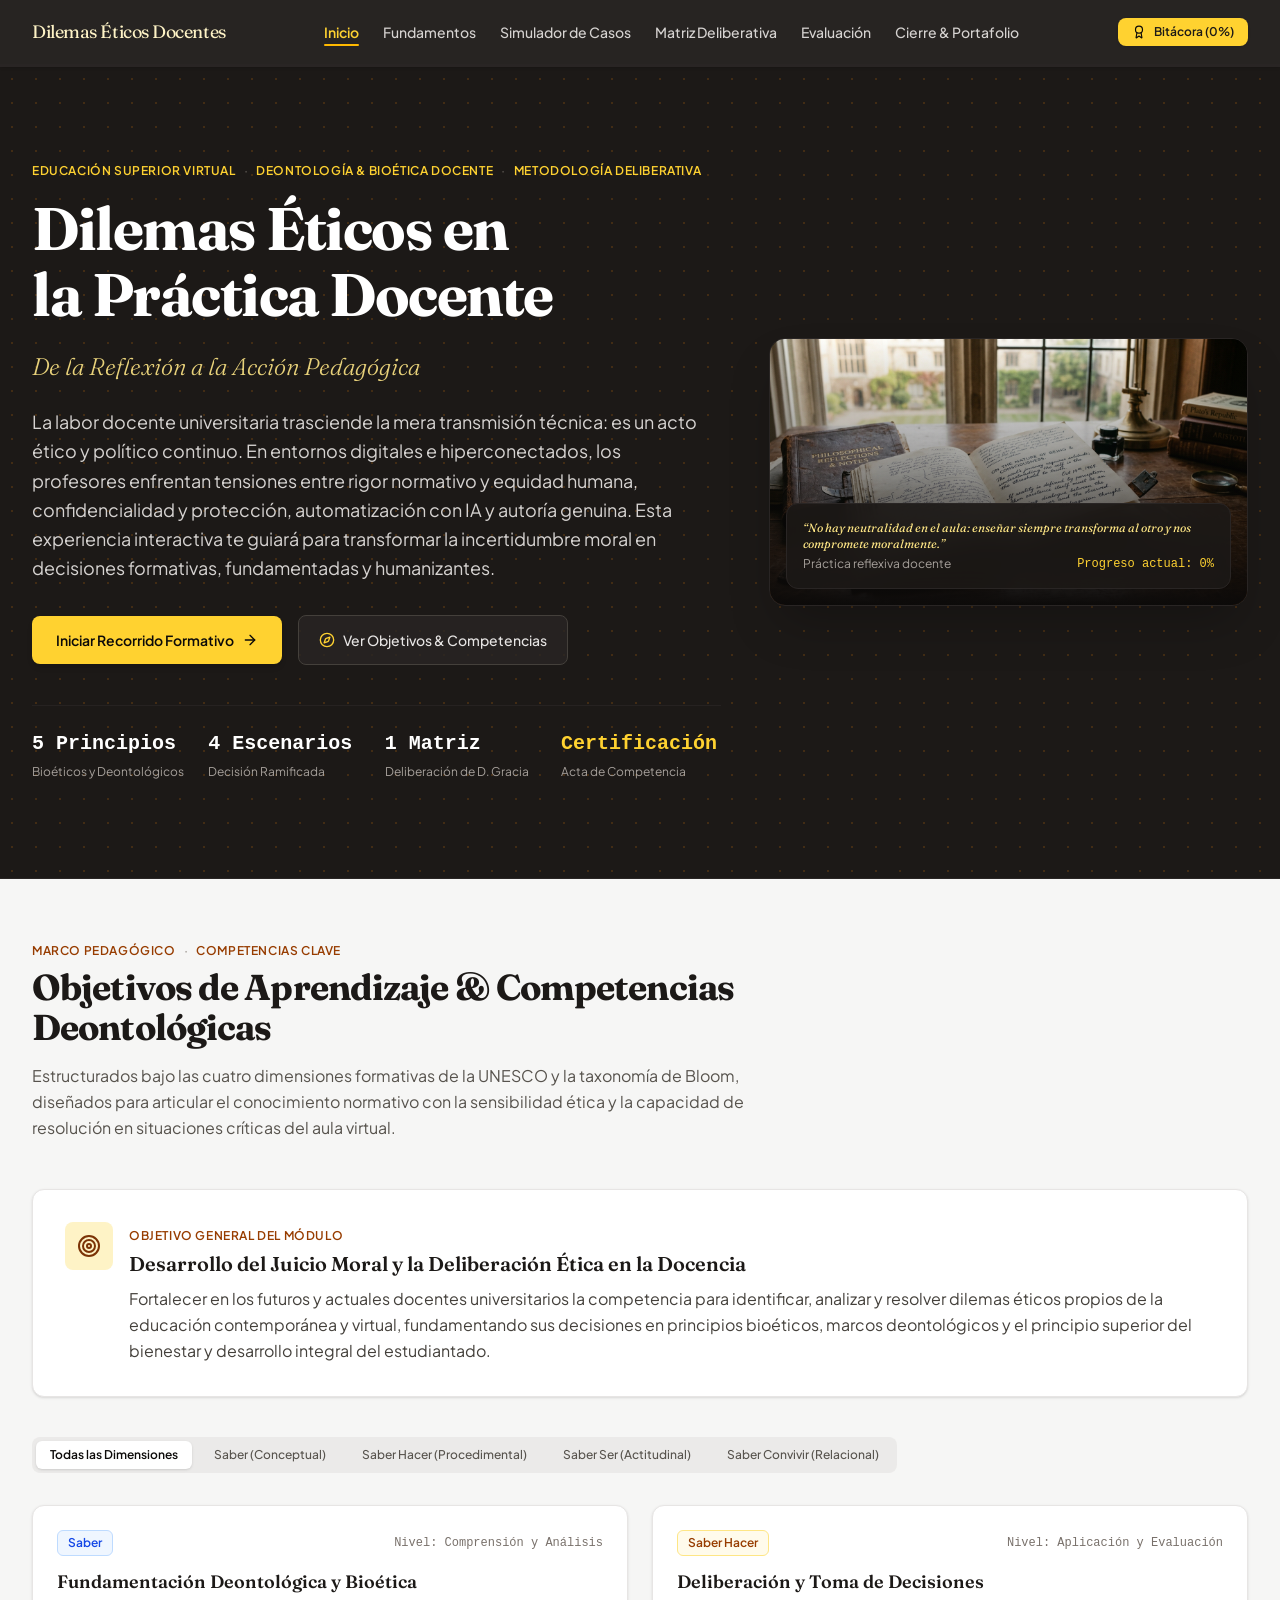
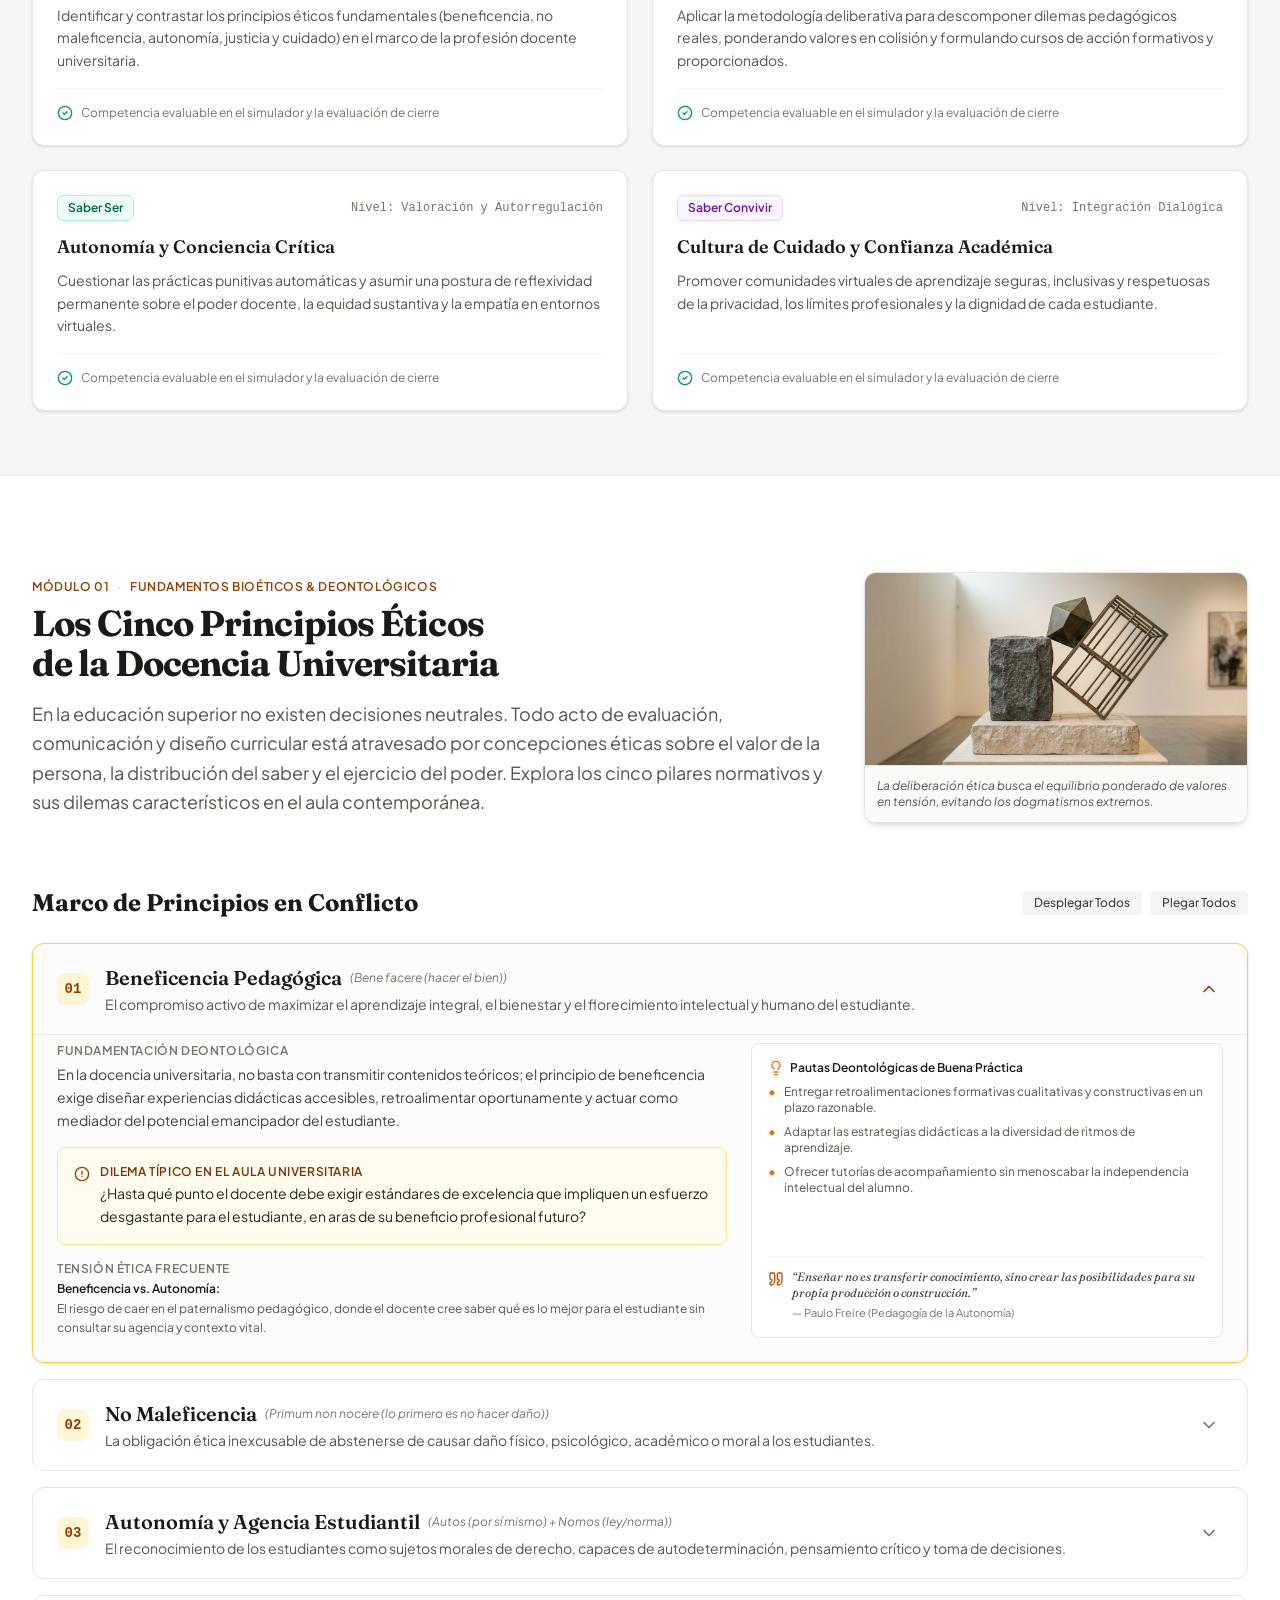
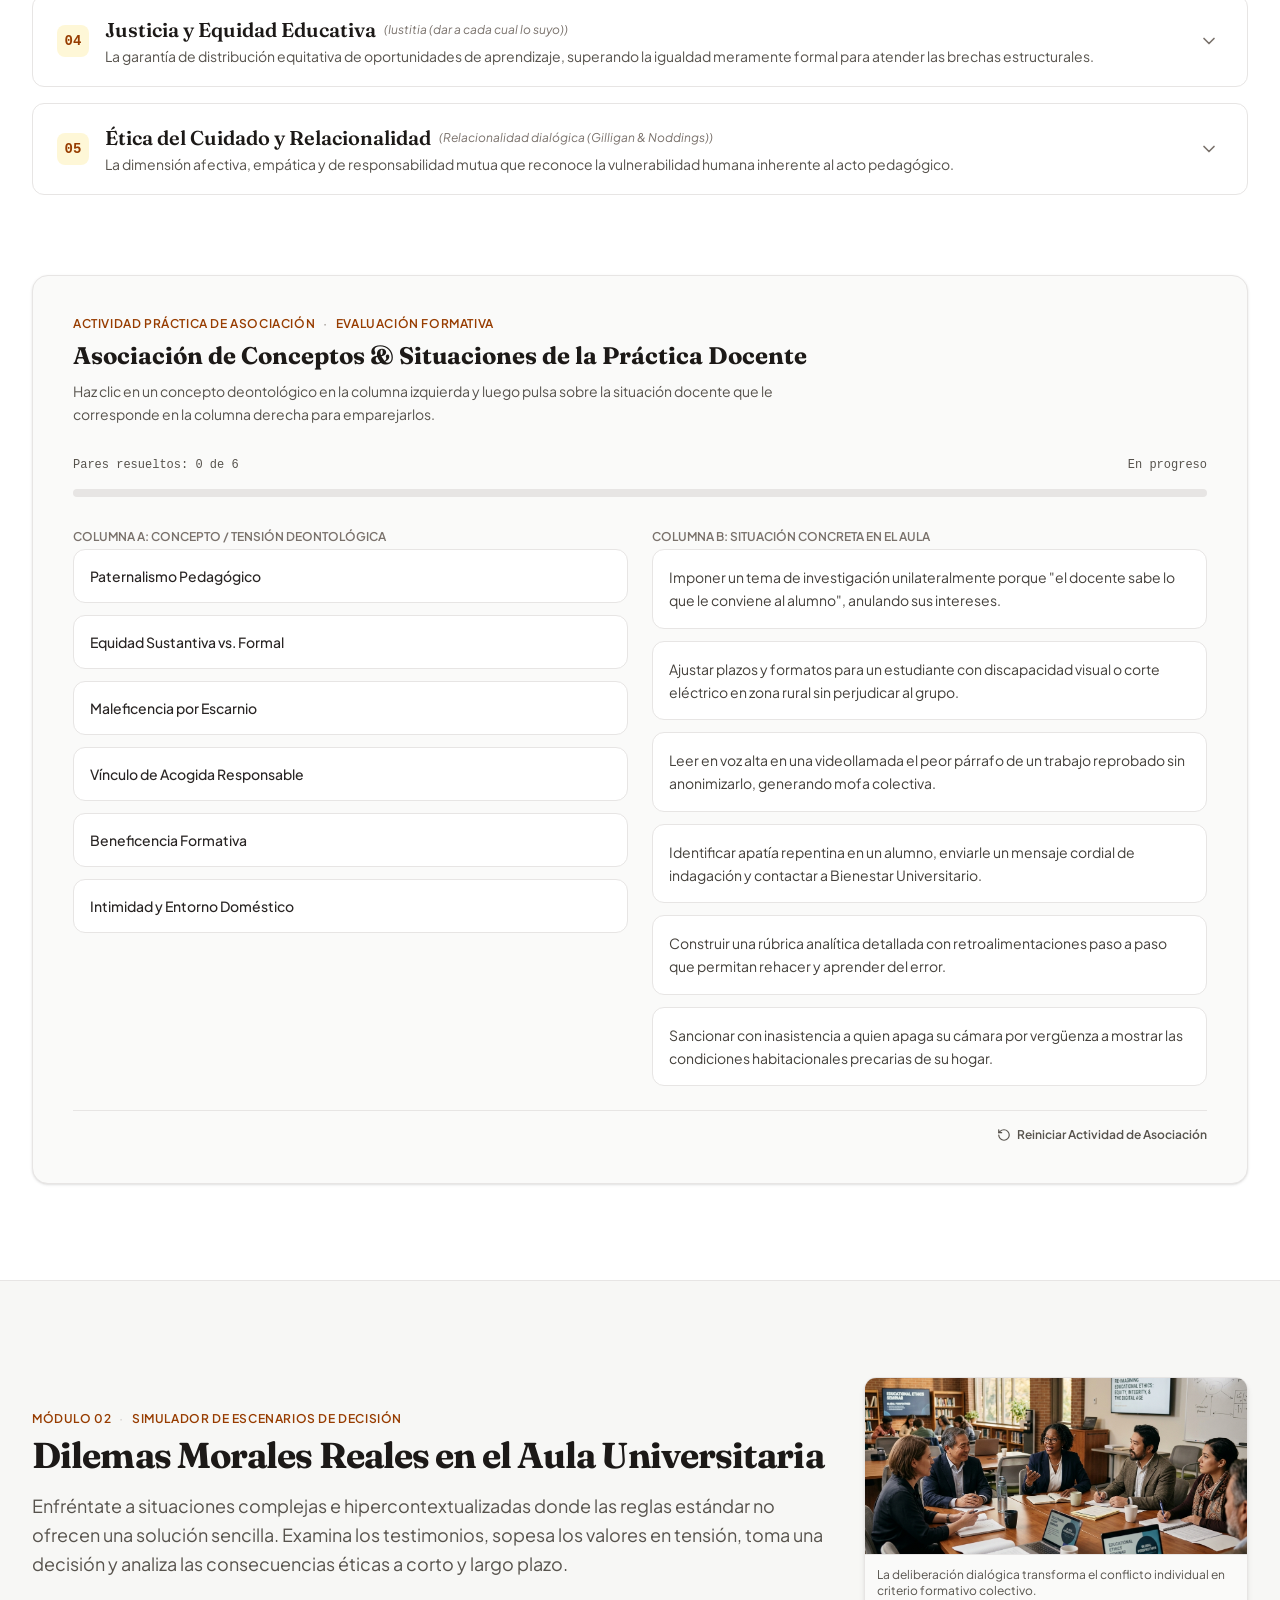
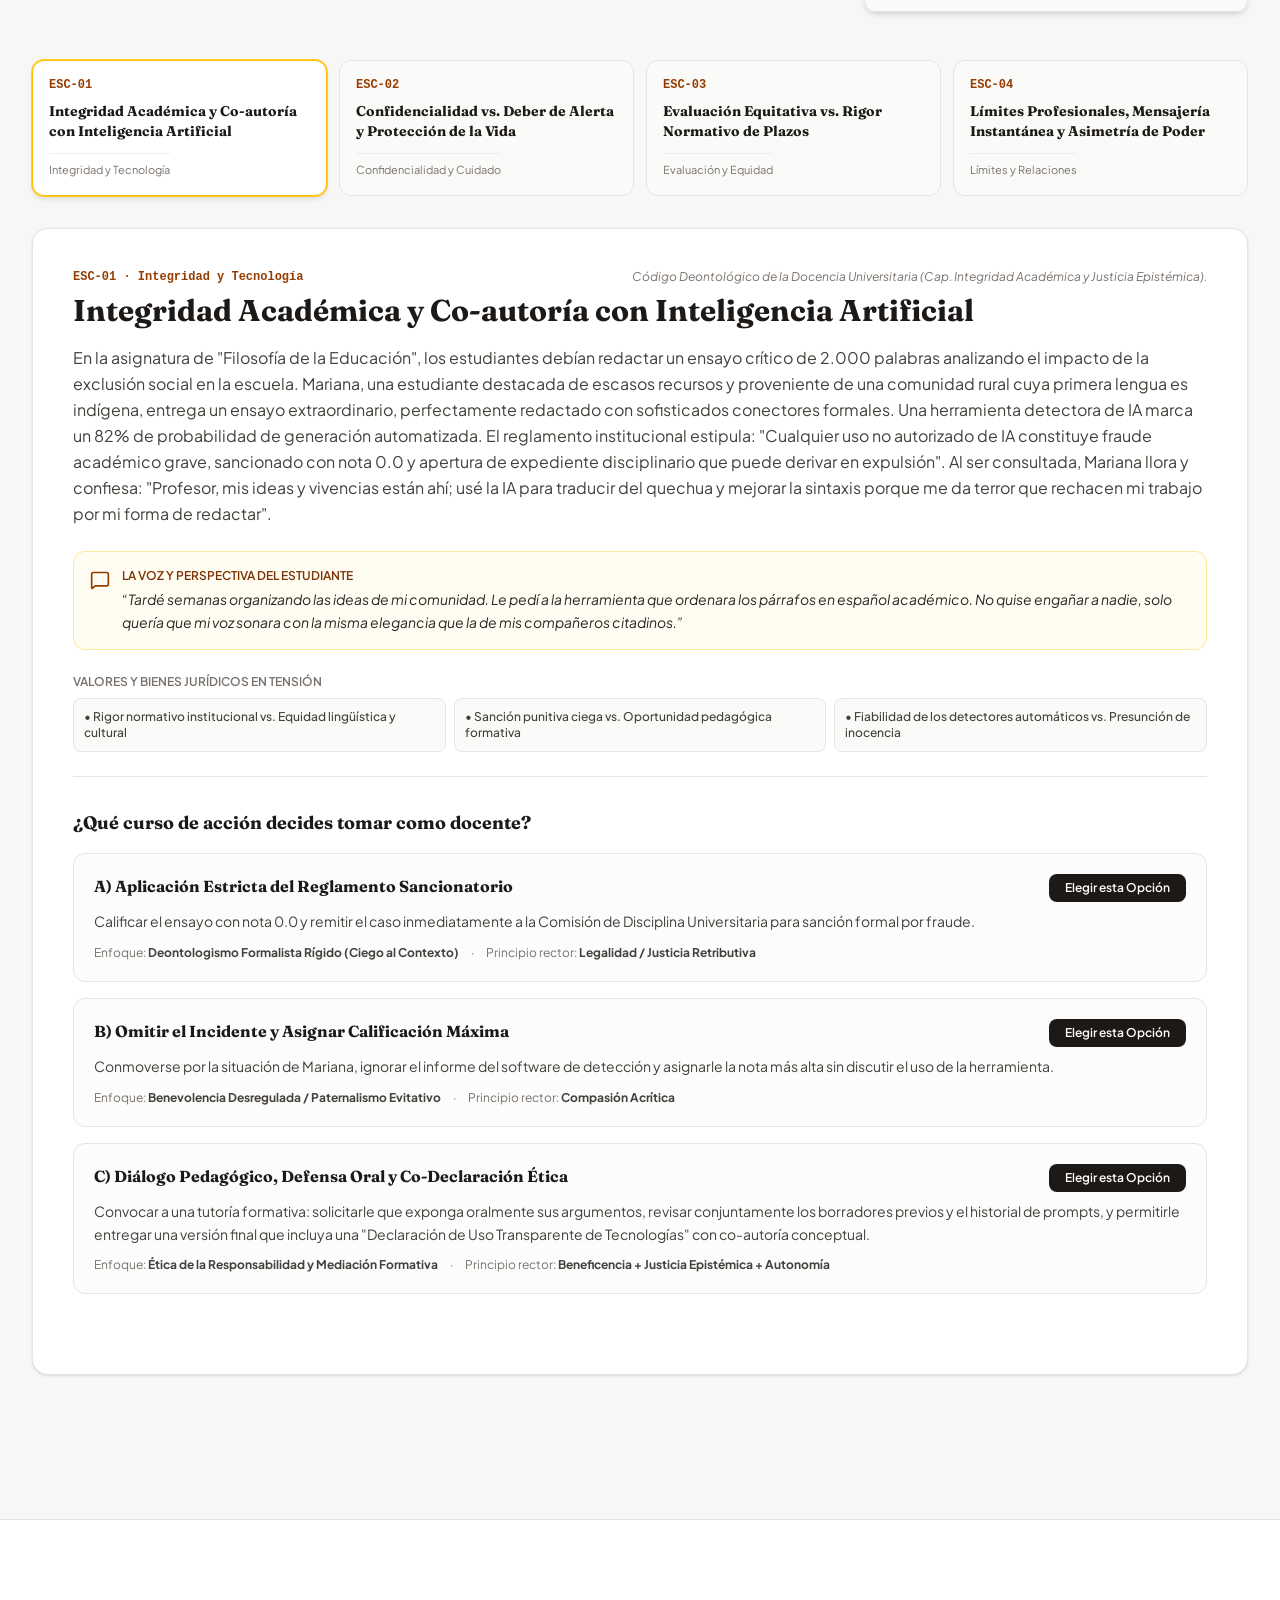
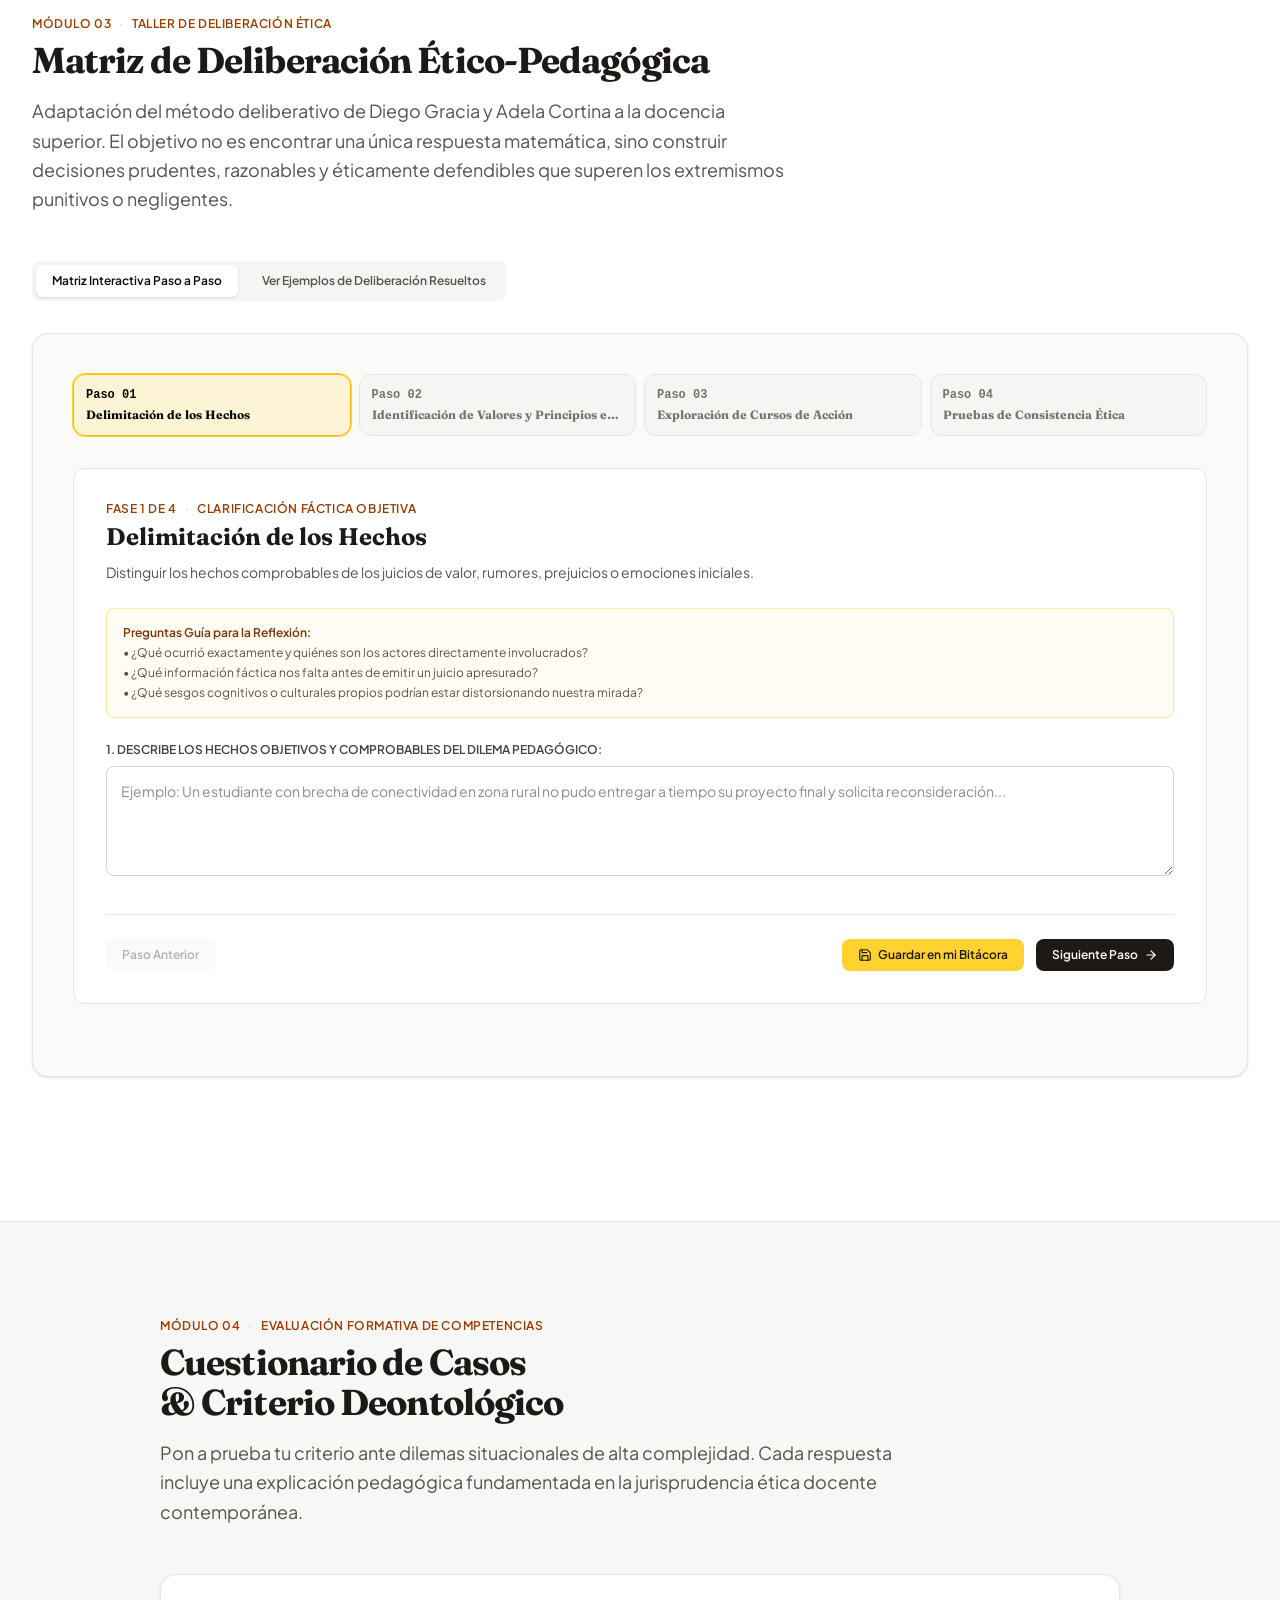
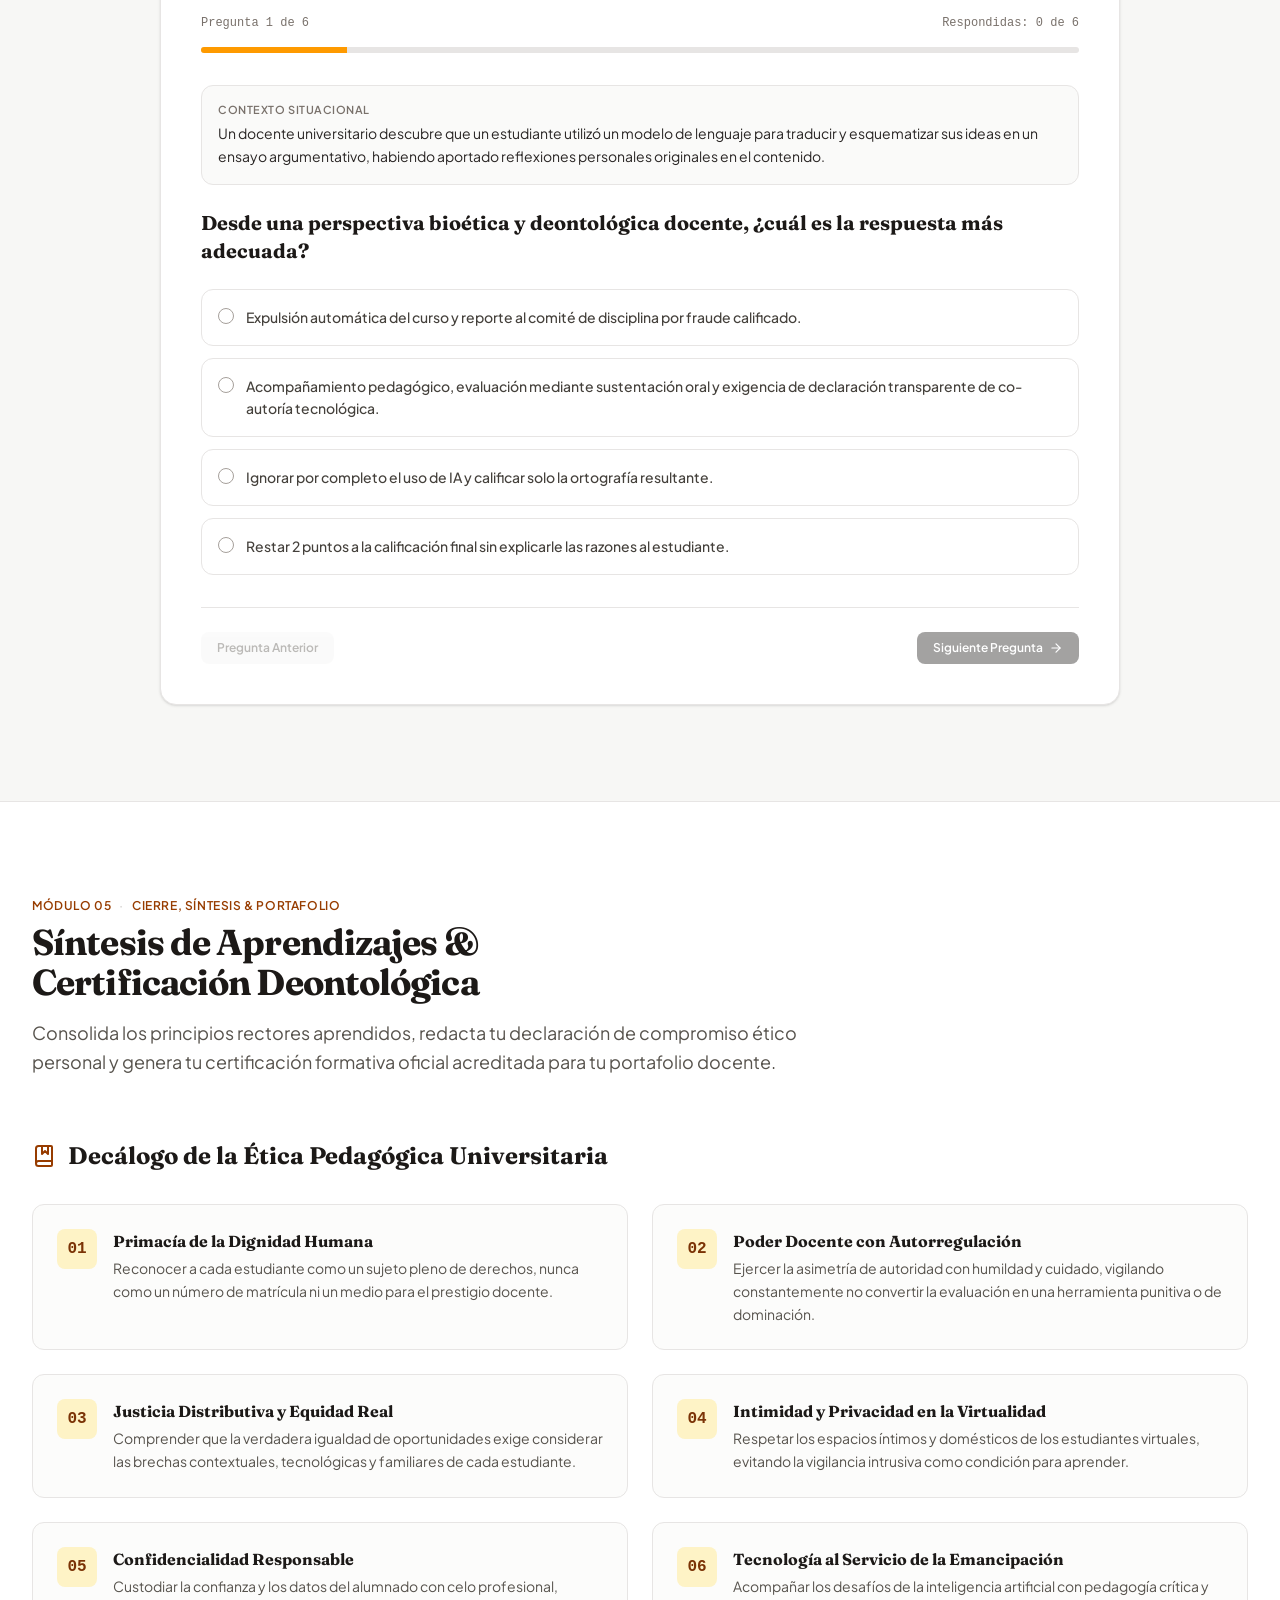
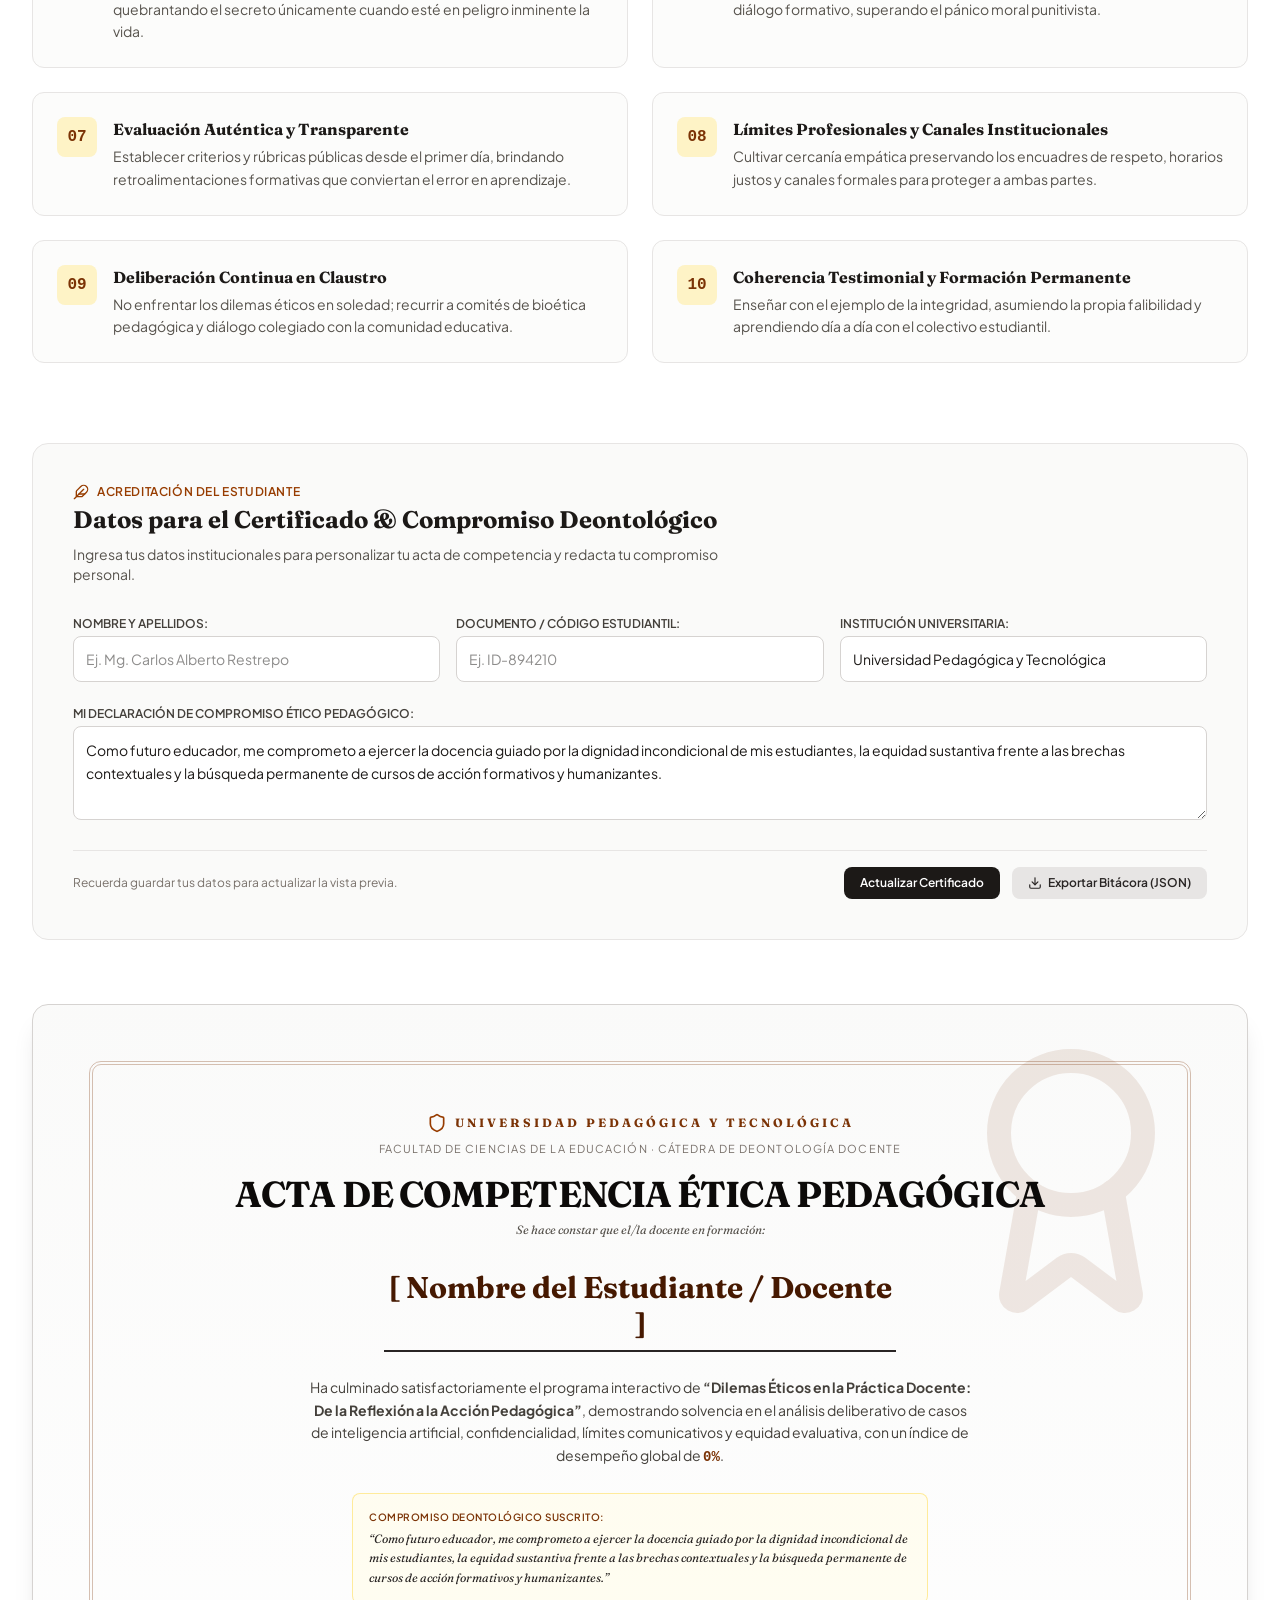
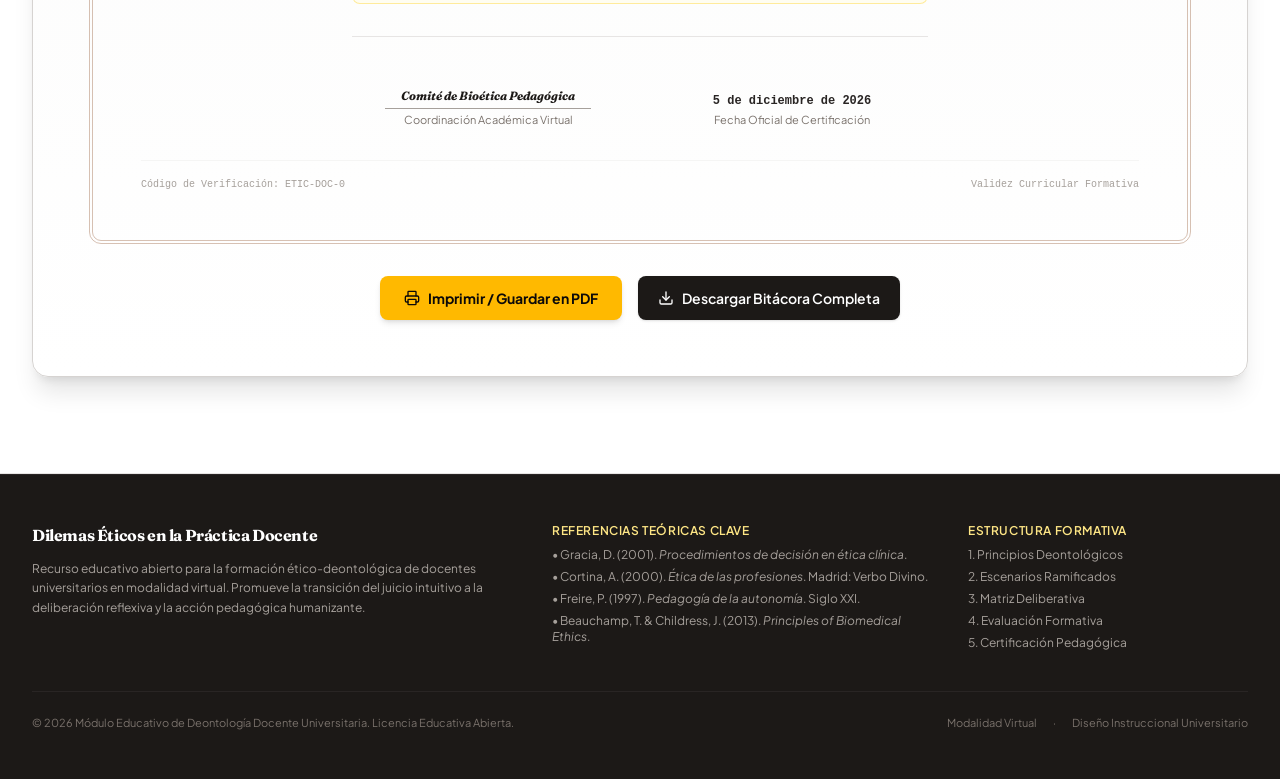
<file: docs/index.html>
<!doctype html>
<html lang="es">
  <head>
    <meta charset="UTF-8" />
    <meta name="viewport" content="width=device-width, initial-scale=1.0" />
    <title>Dilemas Éticos en la Práctica Docente</title>
    <meta name="description" content="Aplicación web educativa interactiva sobre dilemas éticos pedagógicos: fundamentos deontológicos, escenarios de decisión, matriz deliberativa y evaluación formativa." />
    <meta property="og:title" content="Dilemas Éticos en la Práctica Docente" />
    <meta property="og:description" content="Aplicación web educativa interactiva sobre dilemas éticos pedagógicos: fundamentos deontológicos, escenarios de decisión, matriz deliberativa y evaluación formativa." />
    <meta property="og:type" content="website" />
    <meta name="twitter:card" content="summary_large_image" />
    <link rel="preconnect" href="https://fonts.googleapis.com">
    <link rel="preconnect" href="https://fonts.gstatic.com" crossorigin>
    <link href="https://fonts.googleapis.com/css2?family=Fraunces:ital,opsz,wght@0,9..144,400..700;1,9..144,400..700&family=Plus+Jakarta+Sans:wght@300;400;500;600;700&display=swap" rel="stylesheet">
    <script type="module" crossorigin src="./assets/index-D45ELOlB.js"></script>
    <link rel="stylesheet" crossorigin href="./assets/index-CXcmWLH3.css">
  </head>
  <body class="bg-stone-50 text-stone-900 antialiased selection:bg-amber-100 selection:text-amber-900 min-h-screen">
    <div id="root"></div>
  </body>
</html>
</file>
<file: docs/assets/index-CXcmWLH3.css>
/*! tailwindcss v4.3.5 | MIT License | https://tailwindcss.com */
@layer properties{@supports (((-webkit-hyphens:none)) and (not (margin-trim:block))) or ((-moz-orient:inline) and (not (color:rgb(from red r g b)))){*,:before,:after,::backdrop{--tw-rotate-x:initial;--tw-rotate-y:initial;--tw-rotate-z:initial;--tw-skew-x:initial;--tw-skew-y:initial;--tw-space-y-reverse:0;--tw-border-style:solid;--tw-gradient-position:initial;--tw-gradient-from:#0000;--tw-gradient-via:#0000;--tw-gradient-to:#0000;--tw-gradient-stops:initial;--tw-gradient-via-stops:initial;--tw-gradient-from-position:0%;--tw-gradient-via-position:50%;--tw-gradient-to-position:100%;--tw-leading:initial;--tw-font-weight:initial;--tw-tracking:initial;--tw-ordinal:initial;--tw-slashed-zero:initial;--tw-numeric-figure:initial;--tw-numeric-spacing:initial;--tw-numeric-fraction:initial;--tw-shadow:0 0 #0000;--tw-shadow-color:initial;--tw-shadow-alpha:100%;--tw-inset-shadow:0 0 #0000;--tw-inset-shadow-color:initial;--tw-inset-shadow-alpha:100%;--tw-ring-color:initial;--tw-ring-shadow:0 0 #0000;--tw-inset-ring-color:initial;--tw-inset-ring-shadow:0 0 #0000;--tw-ring-inset:initial;--tw-ring-offset-width:0px;--tw-ring-offset-color:#fff;--tw-ring-offset-shadow:0 0 #0000;--tw-blur:initial;--tw-brightness:initial;--tw-contrast:initial;--tw-grayscale:initial;--tw-hue-rotate:initial;--tw-invert:initial;--tw-opacity:initial;--tw-saturate:initial;--tw-sepia:initial;--tw-drop-shadow:initial;--tw-drop-shadow-color:initial;--tw-drop-shadow-alpha:100%;--tw-drop-shadow-size:initial;--tw-backdrop-blur:initial;--tw-backdrop-brightness:initial;--tw-backdrop-contrast:initial;--tw-backdrop-grayscale:initial;--tw-backdrop-hue-rotate:initial;--tw-backdrop-invert:initial;--tw-backdrop-opacity:initial;--tw-backdrop-saturate:initial;--tw-backdrop-sepia:initial;--tw-duration:initial;--tw-ease:initial;--tw-scale-x:1;--tw-scale-y:1;--tw-scale-z:1}}}@layer theme{:root,:host{--font-sans:-apple-system, BlinkMacSystemFont, "Segoe UI", Roboto, "Helvetica Neue", "Noto Sans", Arial, sans-serif, "Apple Color Emoji", "Segoe UI Emoji", "Segoe UI Symbol", "Noto Color Emoji";--font-serif:ui-serif, Georgia, Cambria, "Times New Roman", Times, serif;--font-mono:ui-monospace, SFMono-Regular, Menlo, Monaco, Consolas, "Liberation Mono", "Courier New", monospace;--color-amber-50:oklch(98.7% .022 95.277);--color-amber-100:oklch(96.2% .059 95.617);--color-amber-200:oklch(92.4% .12 95.746);--color-amber-300:oklch(87.9% .169 91.605);--color-amber-400:oklch(82.8% .189 84.429);--color-amber-500:oklch(76.9% .188 70.08);--color-amber-600:oklch(66.6% .179 58.318);--color-amber-700:oklch(55.5% .163 48.998);--color-amber-800:oklch(47.3% .137 46.201);--color-amber-900:oklch(41.4% .112 45.904);--color-amber-950:oklch(27.9% .077 45.635);--color-emerald-50:oklch(97.9% .021 166.113);--color-emerald-200:oklch(90.5% .093 164.15);--color-emerald-300:oklch(84.5% .143 164.978);--color-emerald-400:oklch(76.5% .177 163.223);--color-emerald-600:oklch(59.6% .145 163.225);--color-emerald-700:oklch(50.8% .118 165.612);--color-emerald-800:oklch(43.2% .095 166.913);--color-emerald-900:oklch(37.8% .077 168.94);--color-emerald-950:oklch(26.2% .051 172.552);--color-blue-50:oklch(97% .014 254.604);--color-blue-200:oklch(88.2% .059 254.128);--color-blue-300:oklch(80.9% .105 251.813);--color-blue-700:oklch(48.8% .243 264.376);--color-blue-900:oklch(37.9% .146 265.522);--color-blue-950:oklch(28.2% .091 267.935);--color-purple-50:oklch(97.7% .014 308.299);--color-purple-200:oklch(90.2% .063 306.703);--color-purple-300:oklch(82.7% .119 306.383);--color-purple-800:oklch(43.8% .218 303.724);--color-purple-900:oklch(38.1% .176 304.987);--color-purple-950:oklch(29.1% .149 302.717);--color-rose-50:oklch(96.9% .015 12.422);--color-rose-200:oklch(89.2% .058 10.001);--color-rose-300:oklch(81% .117 11.638);--color-rose-400:oklch(71.2% .194 13.428);--color-rose-600:oklch(58.6% .253 17.585);--color-rose-700:oklch(51.4% .222 16.935);--color-rose-900:oklch(41% .159 10.272);--color-rose-950:oklch(27.1% .105 12.094);--color-stone-50:oklch(98.5% .001 106.423);--color-stone-100:oklch(97% .001 106.424);--color-stone-200:oklch(92.3% .003 48.717);--color-stone-300:oklch(86.9% .005 56.366);--color-stone-400:oklch(70.9% .01 56.259);--color-stone-500:oklch(55.3% .013 58.071);--color-stone-600:oklch(44.4% .011 73.639);--color-stone-700:oklch(37.4% .01 67.558);--color-stone-800:oklch(26.8% .007 34.298);--color-stone-900:oklch(21.6% .006 56.043);--color-stone-950:oklch(14.7% .004 49.25);--color-black:#000;--color-white:#fff;--spacing:.25rem;--container-sm:24rem;--container-md:28rem;--container-lg:32rem;--container-xl:36rem;--container-2xl:42rem;--container-3xl:48rem;--container-5xl:64rem;--container-7xl:80rem;--text-xs:.75rem;--text-xs--line-height:calc(1 / .75);--text-sm:.875rem;--text-sm--line-height:calc(1.25 / .875);--text-base:1rem;--text-base--line-height:calc(1.5 / 1);--text-lg:1.125rem;--text-lg--line-height:calc(1.75 / 1.125);--text-xl:1.25rem;--text-xl--line-height:calc(1.75 / 1.25);--text-2xl:1.5rem;--text-2xl--line-height:calc(2 / 1.5);--text-3xl:1.875rem;--text-3xl--line-height:calc(2.25 / 1.875);--text-4xl:2.25rem;--text-4xl--line-height:calc(2.5 / 2.25);--text-5xl:3rem;--text-5xl--line-height:1;--text-6xl:3.75rem;--text-6xl--line-height:1;--font-weight-light:300;--font-weight-normal:400;--font-weight-medium:500;--font-weight-semibold:600;--font-weight-bold:700;--tracking-tight:-.025em;--tracking-wider:.05em;--tracking-widest:.1em;--leading-relaxed:1.625;--radius-md:.375rem;--radius-lg:.5rem;--radius-xl:.75rem;--radius-2xl:1rem;--ease-out:cubic-bezier(0, 0, .2, 1);--blur-xs:4px;--blur-md:12px;--default-transition-duration:.15s;--default-transition-timing-function:cubic-bezier(.4, 0, .2, 1);--default-font-family:var(--font-sans);--default-mono-font-family:var(--font-mono)}}@layer base{*,:after,:before,::backdrop{box-sizing:border-box;border:0 solid;margin:0;padding:0}::file-selector-button{box-sizing:border-box;border:0 solid;margin:0;padding:0}html,:host{-webkit-text-size-adjust:100%;tab-size:4;line-height:1.5;font-family:var(--default-font-family,-apple-system, BlinkMacSystemFont, "Segoe UI", Roboto, "Helvetica Neue", "Noto Sans", Arial, sans-serif, "Apple Color Emoji", "Segoe UI Emoji", "Segoe UI Symbol", "Noto Color Emoji");font-feature-settings:var(--default-font-feature-settings,normal);font-variation-settings:var(--default-font-variation-settings,normal);-webkit-tap-highlight-color:transparent}hr{height:0;color:inherit;border-top-width:1px}abbr:where([title]){-webkit-text-decoration:underline dotted;text-decoration:underline dotted}h1,h2,h3,h4,h5,h6{font-size:inherit;font-weight:inherit}a{color:inherit;-webkit-text-decoration:inherit;-webkit-text-decoration:inherit;-webkit-text-decoration:inherit;-webkit-text-decoration:inherit;text-decoration:inherit}b,strong{font-weight:bolder}code,kbd,samp,pre{font-family:var(--default-mono-font-family,ui-monospace, SFMono-Regular, Menlo, Monaco, Consolas, "Liberation Mono", "Courier New", monospace);font-feature-settings:var(--default-mono-font-feature-settings,normal);font-variation-settings:var(--default-mono-font-variation-settings,normal);font-size:1em}small{font-size:80%}sub,sup{vertical-align:baseline;font-size:75%;line-height:0;position:relative}sub{bottom:-.25em}sup{top:-.5em}table{text-indent:0;border-color:inherit;border-collapse:collapse}:-moz-focusring:where(:not(iframe)){outline:auto}progress{vertical-align:baseline}summary{display:list-item}ol,ul,menu{list-style:none}img,svg,video,canvas,audio,iframe,embed,object{vertical-align:middle;display:block}img,video{max-width:100%;height:auto}button,input,select,optgroup,textarea{font:inherit;font-feature-settings:inherit;font-variation-settings:inherit;letter-spacing:inherit;color:inherit;opacity:1;background-color:#0000;border-radius:0}::file-selector-button{font:inherit;font-feature-settings:inherit;font-variation-settings:inherit;letter-spacing:inherit;color:inherit;opacity:1;background-color:#0000;border-radius:0}:where(select:is([multiple],[size])) optgroup{font-weight:bolder}:where(select:is([multiple],[size])) optgroup option{padding-inline-start:20px}::file-selector-button{margin-inline-end:4px}::placeholder{opacity:1}@supports (not ((-webkit-appearance:-apple-pay-button))) or (contain-intrinsic-size:1px){::placeholder{color:currentColor}@supports (color:color-mix(in lab, red, red)){::placeholder{color:color-mix(in oklab, currentcolor 50%, transparent)}}}textarea{resize:vertical}::-webkit-search-decoration{-webkit-appearance:none}::-webkit-date-and-time-value{min-height:1lh;text-align:inherit}::-webkit-datetime-edit{display:inline-flex}::-webkit-datetime-edit-fields-wrapper{padding:0}::-webkit-datetime-edit{padding-block:0}::-webkit-datetime-edit-year-field{padding-block:0}::-webkit-datetime-edit-month-field{padding-block:0}::-webkit-datetime-edit-day-field{padding-block:0}::-webkit-datetime-edit-hour-field{padding-block:0}::-webkit-datetime-edit-minute-field{padding-block:0}::-webkit-datetime-edit-second-field{padding-block:0}::-webkit-datetime-edit-millisecond-field{padding-block:0}::-webkit-datetime-edit-meridiem-field{padding-block:0}::-webkit-calendar-picker-indicator{line-height:1}:-moz-ui-invalid{box-shadow:none}button,input:where([type=button],[type=reset],[type=submit]){appearance:button}::file-selector-button{appearance:button}::-webkit-inner-spin-button{height:auto}::-webkit-outer-spin-button{height:auto}[hidden]:where(:not([hidden=until-found])){display:none!important}:root{--font-serif:"Fraunces", Georgia, serif;--font-sans:"Plus Jakarta Sans", system-ui, sans-serif}body{font-family:var(--font-sans);scroll-behavior:smooth}h1,h2,h3,.font-serif-title{font-family:var(--font-serif)}}@layer components;@layer utilities{.pointer-events-none{pointer-events:none}.visible{visibility:visible}.absolute{position:absolute}.fixed{position:fixed}.relative{position:relative}.static{position:static}.sticky{position:sticky}.inset-0{inset:0}.top-0{top:0}.top-8{top:calc(var(--spacing) * 8)}.right-0{right:0}.right-4{right:calc(var(--spacing) * 4)}.right-8{right:calc(var(--spacing) * 8)}.bottom-0{bottom:0}.bottom-4{bottom:calc(var(--spacing) * 4)}.left-0{left:0}.left-4{left:calc(var(--spacing) * 4)}.z-10{z-index:10}.z-40{z-index:40}.z-50{z-index:50}.container{width:100%}@media (width>=40rem){.container{max-width:40rem}}@media (width>=48rem){.container{max-width:48rem}}@media (width>=64rem){.container{max-width:64rem}}@media (width>=80rem){.container{max-width:80rem}}@media (width>=96rem){.container{max-width:96rem}}.mx-auto{margin-inline:auto}.mt-0\.5{margin-top:calc(var(--spacing) * .5)}.mt-1{margin-top:var(--spacing)}.mt-2{margin-top:calc(var(--spacing) * 2)}.mt-3{margin-top:calc(var(--spacing) * 3)}.mt-6{margin-top:calc(var(--spacing) * 6)}.mt-8{margin-top:calc(var(--spacing) * 8)}.mb-0\.5{margin-bottom:calc(var(--spacing) * .5)}.mb-1{margin-bottom:var(--spacing)}.mb-2{margin-bottom:calc(var(--spacing) * 2)}.mb-3{margin-bottom:calc(var(--spacing) * 3)}.mb-4{margin-bottom:calc(var(--spacing) * 4)}.mb-6{margin-bottom:calc(var(--spacing) * 6)}.mb-8{margin-bottom:calc(var(--spacing) * 8)}.mb-10{margin-bottom:calc(var(--spacing) * 10)}.mb-12{margin-bottom:calc(var(--spacing) * 12)}.mb-16{margin-bottom:calc(var(--spacing) * 16)}.mb-20{margin-bottom:calc(var(--spacing) * 20)}.line-clamp-1{-webkit-line-clamp:1;-webkit-box-orient:vertical;display:-webkit-box;overflow:hidden}.line-clamp-2{-webkit-line-clamp:2;-webkit-box-orient:vertical;display:-webkit-box;overflow:hidden}.block{display:block}.contents{display:contents}.flex{display:flex}.grid{display:grid}.hidden{display:none}.inline{display:inline}.inline-block{display:inline-block}.table{display:table}.h-0\.5{height:calc(var(--spacing) * .5)}.h-1\.5{height:calc(var(--spacing) * 1.5)}.h-2{height:calc(var(--spacing) * 2)}.h-3\.5{height:calc(var(--spacing) * 3.5)}.h-4{height:calc(var(--spacing) * 4)}.h-5{height:calc(var(--spacing) * 5)}.h-6{height:calc(var(--spacing) * 6)}.h-8{height:calc(var(--spacing) * 8)}.h-10{height:calc(var(--spacing) * 10)}.h-16{height:calc(var(--spacing) * 16)}.h-44{height:calc(var(--spacing) * 44)}.h-48{height:calc(var(--spacing) * 48)}.h-72{height:calc(var(--spacing) * 72)}.h-80{height:calc(var(--spacing) * 80)}.h-full{height:100%}.min-h-screen{min-height:100vh}.w-3\.5{width:calc(var(--spacing) * 3.5)}.w-4{width:calc(var(--spacing) * 4)}.w-5{width:calc(var(--spacing) * 5)}.w-6{width:calc(var(--spacing) * 6)}.w-8{width:calc(var(--spacing) * 8)}.w-10{width:calc(var(--spacing) * 10)}.w-16{width:calc(var(--spacing) * 16)}.w-72{width:calc(var(--spacing) * 72)}.w-full{width:100%}.max-w-2xl{max-width:var(--container-2xl)}.max-w-3xl{max-width:var(--container-3xl)}.max-w-5xl{max-width:var(--container-5xl)}.max-w-7xl{max-width:var(--container-7xl)}.max-w-fit{max-width:fit-content}.max-w-lg{max-width:var(--container-lg)}.max-w-md{max-width:var(--container-md)}.max-w-sm{max-width:var(--container-sm)}.max-w-xl{max-width:var(--container-xl)}.flex-1{flex:1}.shrink-0{flex-shrink:0}.transform{transform:var(--tw-rotate-x, ) var(--tw-rotate-y, ) var(--tw-rotate-z, ) var(--tw-skew-x, ) var(--tw-skew-y, )}.cursor-default{cursor:default}.cursor-pointer{cursor:pointer}.resize{resize:both}.grid-cols-1{grid-template-columns:repeat(1,minmax(0,1fr))}.grid-cols-2{grid-template-columns:repeat(2,minmax(0,1fr))}.flex-col{flex-direction:column}.flex-wrap{flex-wrap:wrap}.items-center{align-items:center}.items-end{align-items:flex-end}.items-start{align-items:flex-start}.items-stretch{align-items:stretch}.justify-between{justify-content:space-between}.justify-center{justify-content:center}.justify-end{justify-content:flex-end}.gap-1{gap:var(--spacing)}.gap-1\.5{gap:calc(var(--spacing) * 1.5)}.gap-2{gap:calc(var(--spacing) * 2)}.gap-2\.5{gap:calc(var(--spacing) * 2.5)}.gap-3{gap:calc(var(--spacing) * 3)}.gap-4{gap:calc(var(--spacing) * 4)}.gap-6{gap:calc(var(--spacing) * 6)}.gap-8{gap:calc(var(--spacing) * 8)}.gap-12{gap:calc(var(--spacing) * 12)}:where(.space-y-1>:not(:last-child)){--tw-space-y-reverse:0;margin-block-start:calc(var(--spacing) * var(--tw-space-y-reverse));margin-block-end:calc(var(--spacing) * calc(1 - var(--tw-space-y-reverse)))}:where(.space-y-1\.5>:not(:last-child)){--tw-space-y-reverse:0;margin-block-start:calc(calc(var(--spacing) * 1.5) * var(--tw-space-y-reverse));margin-block-end:calc(calc(var(--spacing) * 1.5) * calc(1 - var(--tw-space-y-reverse)))}:where(.space-y-2>:not(:last-child)){--tw-space-y-reverse:0;margin-block-start:calc(calc(var(--spacing) * 2) * var(--tw-space-y-reverse));margin-block-end:calc(calc(var(--spacing) * 2) * calc(1 - var(--tw-space-y-reverse)))}:where(.space-y-3>:not(:last-child)){--tw-space-y-reverse:0;margin-block-start:calc(calc(var(--spacing) * 3) * var(--tw-space-y-reverse));margin-block-end:calc(calc(var(--spacing) * 3) * calc(1 - var(--tw-space-y-reverse)))}:where(.space-y-4>:not(:last-child)){--tw-space-y-reverse:0;margin-block-start:calc(calc(var(--spacing) * 4) * var(--tw-space-y-reverse));margin-block-end:calc(calc(var(--spacing) * 4) * calc(1 - var(--tw-space-y-reverse)))}:where(.space-y-6>:not(:last-child)){--tw-space-y-reverse:0;margin-block-start:calc(calc(var(--spacing) * 6) * var(--tw-space-y-reverse));margin-block-end:calc(calc(var(--spacing) * 6) * calc(1 - var(--tw-space-y-reverse)))}.truncate{text-overflow:ellipsis;white-space:nowrap;overflow:hidden}.overflow-hidden{overflow:hidden}.overflow-x-auto{overflow-x:auto}.overflow-y-auto{overflow-y:auto}.rounded{border-radius:.25rem}.rounded-2xl{border-radius:var(--radius-2xl)}.rounded-full{border-radius:2147483647px}.rounded-lg{border-radius:var(--radius-lg)}.rounded-md{border-radius:var(--radius-md)}.rounded-xl{border-radius:var(--radius-xl)}.border{border-style:var(--tw-border-style);border-width:1px}.border-4{border-style:var(--tw-border-style);border-width:4px}.border-t{border-top-style:var(--tw-border-style);border-top-width:1px}.border-b{border-bottom-style:var(--tw-border-style);border-bottom-width:1px}.border-b-2{border-bottom-style:var(--tw-border-style);border-bottom-width:2px}.border-l{border-left-style:var(--tw-border-style);border-left-width:1px}.border-double{--tw-border-style:double;border-style:double}.border-amber-200{border-color:var(--color-amber-200)}.border-amber-200\/80{border-color:#fee685cc}@supports (color:color-mix(in lab, red, red)){.border-amber-200\/80{border-color:color-mix(in oklab, var(--color-amber-200) 80%, transparent)}}.border-amber-300{border-color:var(--color-amber-300)}.border-amber-400{border-color:var(--color-amber-400)}.border-amber-700{border-color:var(--color-amber-700)}.border-amber-900\/30{border-color:#7b33064d}@supports (color:color-mix(in lab, red, red)){.border-amber-900\/30{border-color:color-mix(in oklab, var(--color-amber-900) 30%, transparent)}}.border-black\/10{border-color:#0000001a}@supports (color:color-mix(in lab, red, red)){.border-black\/10{border-color:color-mix(in oklab, var(--color-black) 10%, transparent)}}.border-blue-200{border-color:var(--color-blue-200)}.border-emerald-200{border-color:var(--color-emerald-200)}.border-emerald-300{border-color:var(--color-emerald-300)}.border-emerald-400{border-color:var(--color-emerald-400)}.border-emerald-700{border-color:var(--color-emerald-700)}.border-purple-200{border-color:var(--color-purple-200)}.border-rose-200{border-color:var(--color-rose-200)}.border-rose-300{border-color:var(--color-rose-300)}.border-rose-400{border-color:var(--color-rose-400)}.border-stone-100{border-color:var(--color-stone-100)}.border-stone-200{border-color:var(--color-stone-200)}.border-stone-200\/60{border-color:#e7e5e499}@supports (color:color-mix(in lab, red, red)){.border-stone-200\/60{border-color:color-mix(in oklab, var(--color-stone-200) 60%, transparent)}}.border-stone-300{border-color:var(--color-stone-300)}.border-stone-400{border-color:var(--color-stone-400)}.border-stone-700{border-color:var(--color-stone-700)}.border-stone-800{border-color:var(--color-stone-800)}.border-stone-800\/80{border-color:#292524cc}@supports (color:color-mix(in lab, red, red)){.border-stone-800\/80{border-color:color-mix(in oklab, var(--color-stone-800) 80%, transparent)}}.bg-amber-50{background-color:var(--color-amber-50)}.bg-amber-50\/40{background-color:#fffbeb66}@supports (color:color-mix(in lab, red, red)){.bg-amber-50\/40{background-color:color-mix(in oklab, var(--color-amber-50) 40%, transparent)}}.bg-amber-50\/60{background-color:#fffbeb99}@supports (color:color-mix(in lab, red, red)){.bg-amber-50\/60{background-color:color-mix(in oklab, var(--color-amber-50) 60%, transparent)}}.bg-amber-50\/70{background-color:#fffbebb3}@supports (color:color-mix(in lab, red, red)){.bg-amber-50\/70{background-color:color-mix(in oklab, var(--color-amber-50) 70%, transparent)}}.bg-amber-50\/80{background-color:#fffbebcc}@supports (color:color-mix(in lab, red, red)){.bg-amber-50\/80{background-color:color-mix(in oklab, var(--color-amber-50) 80%, transparent)}}.bg-amber-100{background-color:var(--color-amber-100)}.bg-amber-100\/70{background-color:#fef3c6b3}@supports (color:color-mix(in lab, red, red)){.bg-amber-100\/70{background-color:color-mix(in oklab, var(--color-amber-100) 70%, transparent)}}.bg-amber-300{background-color:var(--color-amber-300)}.bg-amber-400{background-color:var(--color-amber-400)}.bg-amber-500{background-color:var(--color-amber-500)}.bg-amber-950{background-color:var(--color-amber-950)}.bg-black\/60{background-color:#0009}@supports (color:color-mix(in lab, red, red)){.bg-black\/60{background-color:color-mix(in oklab, var(--color-black) 60%, transparent)}}.bg-blue-50{background-color:var(--color-blue-50)}.bg-emerald-50{background-color:var(--color-emerald-50)}.bg-emerald-50\/50{background-color:#ecfdf580}@supports (color:color-mix(in lab, red, red)){.bg-emerald-50\/50{background-color:color-mix(in oklab, var(--color-emerald-50) 50%, transparent)}}.bg-emerald-600{background-color:var(--color-emerald-600)}.bg-emerald-700{background-color:var(--color-emerald-700)}.bg-emerald-950{background-color:var(--color-emerald-950)}.bg-purple-50{background-color:var(--color-purple-50)}.bg-rose-50{background-color:var(--color-rose-50)}.bg-stone-50{background-color:var(--color-stone-50)}.bg-stone-50\/50{background-color:#fafaf980}@supports (color:color-mix(in lab, red, red)){.bg-stone-50\/50{background-color:color-mix(in oklab, var(--color-stone-50) 50%, transparent)}}.bg-stone-50\/60{background-color:#fafaf999}@supports (color:color-mix(in lab, red, red)){.bg-stone-50\/60{background-color:color-mix(in oklab, var(--color-stone-50) 60%, transparent)}}.bg-stone-100{background-color:var(--color-stone-100)}.bg-stone-100\/60{background-color:#f5f5f499}@supports (color:color-mix(in lab, red, red)){.bg-stone-100\/60{background-color:color-mix(in oklab, var(--color-stone-100) 60%, transparent)}}.bg-stone-100\/70{background-color:#f5f5f4b3}@supports (color:color-mix(in lab, red, red)){.bg-stone-100\/70{background-color:color-mix(in oklab, var(--color-stone-100) 70%, transparent)}}.bg-stone-200{background-color:var(--color-stone-200)}.bg-stone-200\/70{background-color:#e7e5e4b3}@supports (color:color-mix(in lab, red, red)){.bg-stone-200\/70{background-color:color-mix(in oklab, var(--color-stone-200) 70%, transparent)}}.bg-stone-800{background-color:var(--color-stone-800)}.bg-stone-800\/80{background-color:#292524cc}@supports (color:color-mix(in lab, red, red)){.bg-stone-800\/80{background-color:color-mix(in oklab, var(--color-stone-800) 80%, transparent)}}.bg-stone-900{background-color:var(--color-stone-900)}.bg-stone-900\/90{background-color:#1c1917e6}@supports (color:color-mix(in lab, red, red)){.bg-stone-900\/90{background-color:color-mix(in oklab, var(--color-stone-900) 90%, transparent)}}.bg-stone-900\/95{background-color:#1c1917f2}@supports (color:color-mix(in lab, red, red)){.bg-stone-900\/95{background-color:color-mix(in oklab, var(--color-stone-900) 95%, transparent)}}.bg-stone-950{background-color:var(--color-stone-950)}.bg-white{background-color:var(--color-white)}.bg-gradient-to-b{--tw-gradient-position:to bottom in oklab;background-image:linear-gradient(var(--tw-gradient-stops))}.bg-gradient-to-t{--tw-gradient-position:to top in oklab;background-image:linear-gradient(var(--tw-gradient-stops))}.bg-\[radial-gradient\(\#d97706_1px\,transparent_1px\)\]{background-image:radial-gradient(#d97706 1px,#0000 1px)}.from-stone-50{--tw-gradient-from:var(--color-stone-50);--tw-gradient-stops:var(--tw-gradient-via-stops,var(--tw-gradient-position), var(--tw-gradient-from) var(--tw-gradient-from-position), var(--tw-gradient-to) var(--tw-gradient-to-position))}.from-stone-950{--tw-gradient-from:var(--color-stone-950);--tw-gradient-stops:var(--tw-gradient-via-stops,var(--tw-gradient-position), var(--tw-gradient-from) var(--tw-gradient-from-position), var(--tw-gradient-to) var(--tw-gradient-to-position))}.via-stone-950\/40{--tw-gradient-via:#0c0a0966}@supports (color:color-mix(in lab, red, red)){.via-stone-950\/40{--tw-gradient-via:color-mix(in oklab, var(--color-stone-950) 40%, transparent)}}.via-stone-950\/40{--tw-gradient-via-stops:var(--tw-gradient-position), var(--tw-gradient-from) var(--tw-gradient-from-position), var(--tw-gradient-via) var(--tw-gradient-via-position), var(--tw-gradient-to) var(--tw-gradient-to-position);--tw-gradient-stops:var(--tw-gradient-via-stops)}.to-transparent{--tw-gradient-to:transparent;--tw-gradient-stops:var(--tw-gradient-via-stops,var(--tw-gradient-position), var(--tw-gradient-from) var(--tw-gradient-from-position), var(--tw-gradient-to) var(--tw-gradient-to-position))}.to-white{--tw-gradient-to:var(--color-white);--tw-gradient-stops:var(--tw-gradient-via-stops,var(--tw-gradient-position), var(--tw-gradient-from) var(--tw-gradient-from-position), var(--tw-gradient-to) var(--tw-gradient-to-position))}.\[background-size\:24px_24px\]{background-size:24px 24px}.object-cover{object-fit:cover}.p-1{padding:var(--spacing)}.p-1\.5{padding:calc(var(--spacing) * 1.5)}.p-2{padding:calc(var(--spacing) * 2)}.p-2\.5{padding:calc(var(--spacing) * 2.5)}.p-3{padding:calc(var(--spacing) * 3)}.p-3\.5{padding:calc(var(--spacing) * 3.5)}.p-4{padding:calc(var(--spacing) * 4)}.p-5{padding:calc(var(--spacing) * 5)}.p-6{padding:calc(var(--spacing) * 6)}.p-8{padding:calc(var(--spacing) * 8)}.px-2\.5{padding-inline:calc(var(--spacing) * 2.5)}.px-3{padding-inline:calc(var(--spacing) * 3)}.px-3\.5{padding-inline:calc(var(--spacing) * 3.5)}.px-4{padding-inline:calc(var(--spacing) * 4)}.px-5{padding-inline:calc(var(--spacing) * 5)}.px-6{padding-inline:calc(var(--spacing) * 6)}.py-1{padding-block:var(--spacing)}.py-1\.5{padding-block:calc(var(--spacing) * 1.5)}.py-2{padding-block:calc(var(--spacing) * 2)}.py-3{padding-block:calc(var(--spacing) * 3)}.py-3\.5{padding-block:calc(var(--spacing) * 3.5)}.py-5{padding-block:calc(var(--spacing) * 5)}.py-12{padding-block:calc(var(--spacing) * 12)}.py-16{padding-block:calc(var(--spacing) * 16)}.pt-2{padding-top:calc(var(--spacing) * 2)}.pt-3{padding-top:calc(var(--spacing) * 3)}.pt-4{padding-top:calc(var(--spacing) * 4)}.pt-6{padding-top:calc(var(--spacing) * 6)}.pt-8{padding-top:calc(var(--spacing) * 8)}.pb-1{padding-bottom:var(--spacing)}.pb-4{padding-bottom:calc(var(--spacing) * 4)}.pb-6{padding-bottom:calc(var(--spacing) * 6)}.pb-10{padding-bottom:calc(var(--spacing) * 10)}.text-center{text-align:center}.text-left{text-align:left}.font-mono{font-family:var(--font-mono)}.font-sans{font-family:var(--font-sans)}.font-serif{font-family:var(--font-serif)}.text-2xl{font-size:var(--text-2xl);line-height:var(--tw-leading,var(--text-2xl--line-height))}.text-3xl{font-size:var(--text-3xl);line-height:var(--tw-leading,var(--text-3xl--line-height))}.text-base{font-size:var(--text-base);line-height:var(--tw-leading,var(--text-base--line-height))}.text-lg{font-size:var(--text-lg);line-height:var(--tw-leading,var(--text-lg--line-height))}.text-sm{font-size:var(--text-sm);line-height:var(--tw-leading,var(--text-sm--line-height))}.text-xl{font-size:var(--text-xl);line-height:var(--tw-leading,var(--text-xl--line-height))}.text-xs{font-size:var(--text-xs);line-height:var(--tw-leading,var(--text-xs--line-height))}.text-\[10px\]{font-size:10px}.text-\[11px\]{font-size:11px}.leading-\[1\.1\]{--tw-leading:1.1;line-height:1.1}.leading-relaxed{--tw-leading:var(--leading-relaxed);line-height:var(--leading-relaxed)}.font-bold{--tw-font-weight:var(--font-weight-bold);font-weight:var(--font-weight-bold)}.font-light{--tw-font-weight:var(--font-weight-light);font-weight:var(--font-weight-light)}.font-medium{--tw-font-weight:var(--font-weight-medium);font-weight:var(--font-weight-medium)}.font-normal{--tw-font-weight:var(--font-weight-normal);font-weight:var(--font-weight-normal)}.font-semibold{--tw-font-weight:var(--font-weight-semibold);font-weight:var(--font-weight-semibold)}.tracking-\[0\.25em\]{--tw-tracking:.25em;letter-spacing:.25em}.tracking-tight{--tw-tracking:var(--tracking-tight);letter-spacing:var(--tracking-tight)}.tracking-wider{--tw-tracking:var(--tracking-wider);letter-spacing:var(--tracking-wider)}.tracking-widest{--tw-tracking:var(--tracking-widest);letter-spacing:var(--tracking-widest)}.\[text-wrap\:balance\]{text-wrap:balance}.whitespace-nowrap{white-space:nowrap}.text-amber-100{color:var(--color-amber-100)}.text-amber-200{color:var(--color-amber-200)}.text-amber-200\/90{color:#fee685e6}@supports (color:color-mix(in lab, red, red)){.text-amber-200\/90{color:color-mix(in oklab, var(--color-amber-200) 90%, transparent)}}.text-amber-300{color:var(--color-amber-300)}.text-amber-600{color:var(--color-amber-600)}.text-amber-700{color:var(--color-amber-700)}.text-amber-800{color:var(--color-amber-800)}.text-amber-900{color:var(--color-amber-900)}.text-amber-950{color:var(--color-amber-950)}.text-blue-700{color:var(--color-blue-700)}.text-emerald-300{color:var(--color-emerald-300)}.text-emerald-600{color:var(--color-emerald-600)}.text-emerald-700{color:var(--color-emerald-700)}.text-emerald-800{color:var(--color-emerald-800)}.text-emerald-900{color:var(--color-emerald-900)}.text-emerald-950{color:var(--color-emerald-950)}.text-purple-800{color:var(--color-purple-800)}.text-rose-600{color:var(--color-rose-600)}.text-rose-700{color:var(--color-rose-700)}.text-rose-900{color:var(--color-rose-900)}.text-rose-950{color:var(--color-rose-950)}.text-stone-100{color:var(--color-stone-100)}.text-stone-200{color:var(--color-stone-200)}.text-stone-300{color:var(--color-stone-300)}.text-stone-400{color:var(--color-stone-400)}.text-stone-500{color:var(--color-stone-500)}.text-stone-600{color:var(--color-stone-600)}.text-stone-700{color:var(--color-stone-700)}.text-stone-800{color:var(--color-stone-800)}.text-stone-900{color:var(--color-stone-900)}.text-stone-950{color:var(--color-stone-950)}.text-white{color:var(--color-white)}.lowercase{text-transform:lowercase}.uppercase{text-transform:uppercase}.italic{font-style:italic}.tabular-nums{--tw-numeric-spacing:tabular-nums;font-variant-numeric:var(--tw-ordinal, ) var(--tw-slashed-zero, ) var(--tw-numeric-figure, ) var(--tw-numeric-spacing, ) var(--tw-numeric-fraction, )}.antialiased{-webkit-font-smoothing:antialiased;-moz-osx-font-smoothing:grayscale}.opacity-10{opacity:.1}.opacity-20{opacity:.2}.opacity-80{opacity:.8}.shadow-2xl{--tw-shadow:0 25px 50px -12px var(--tw-shadow-color,#00000040);box-shadow:var(--tw-inset-shadow), var(--tw-inset-ring-shadow), var(--tw-ring-offset-shadow), var(--tw-ring-shadow), var(--tw-shadow)}.shadow-md{--tw-shadow:0 4px 6px -1px var(--tw-shadow-color,#0000001a), 0 2px 4px -2px var(--tw-shadow-color,#0000001a);box-shadow:var(--tw-inset-shadow), var(--tw-inset-ring-shadow), var(--tw-ring-offset-shadow), var(--tw-ring-shadow), var(--tw-shadow)}.shadow-sm{--tw-shadow:0 1px 3px 0 var(--tw-shadow-color,#0000001a), 0 1px 2px -1px var(--tw-shadow-color,#0000001a);box-shadow:var(--tw-inset-shadow), var(--tw-inset-ring-shadow), var(--tw-ring-offset-shadow), var(--tw-ring-shadow), var(--tw-shadow)}.shadow-xl{--tw-shadow:0 20px 25px -5px var(--tw-shadow-color,#0000001a), 0 8px 10px -6px var(--tw-shadow-color,#0000001a);box-shadow:var(--tw-inset-shadow), var(--tw-inset-ring-shadow), var(--tw-ring-offset-shadow), var(--tw-ring-shadow), var(--tw-shadow)}.ring-1{--tw-ring-shadow:var(--tw-ring-inset, ) 0 0 0 calc(1px + var(--tw-ring-offset-width)) var(--tw-ring-color,currentcolor);box-shadow:var(--tw-inset-shadow), var(--tw-inset-ring-shadow), var(--tw-ring-offset-shadow), var(--tw-ring-shadow), var(--tw-shadow)}.ring-2{--tw-ring-shadow:var(--tw-ring-inset, ) 0 0 0 calc(2px + var(--tw-ring-offset-width)) var(--tw-ring-color,currentcolor);box-shadow:var(--tw-inset-shadow), var(--tw-inset-ring-shadow), var(--tw-ring-offset-shadow), var(--tw-ring-shadow), var(--tw-shadow)}.ring-amber-300{--tw-ring-color:var(--color-amber-300)}.ring-emerald-300{--tw-ring-color:var(--color-emerald-300)}.ring-rose-300{--tw-ring-color:var(--color-rose-300)}.blur{--tw-blur:blur(8px);filter:var(--tw-blur, ) var(--tw-brightness, ) var(--tw-contrast, ) var(--tw-grayscale, ) var(--tw-hue-rotate, ) var(--tw-invert, ) var(--tw-saturate, ) var(--tw-sepia, ) var(--tw-drop-shadow, )}.filter{filter:var(--tw-blur, ) var(--tw-brightness, ) var(--tw-contrast, ) var(--tw-grayscale, ) var(--tw-hue-rotate, ) var(--tw-invert, ) var(--tw-saturate, ) var(--tw-sepia, ) var(--tw-drop-shadow, )}.filter\!{filter:var(--tw-blur, ) var(--tw-brightness, ) var(--tw-contrast, ) var(--tw-grayscale, ) var(--tw-hue-rotate, ) var(--tw-invert, ) var(--tw-saturate, ) var(--tw-sepia, ) var(--tw-drop-shadow, )!important}.backdrop-blur-md{--tw-backdrop-blur:blur(var(--blur-md));-webkit-backdrop-filter:var(--tw-backdrop-blur, ) var(--tw-backdrop-brightness, ) var(--tw-backdrop-contrast, ) var(--tw-backdrop-grayscale, ) var(--tw-backdrop-hue-rotate, ) var(--tw-backdrop-invert, ) var(--tw-backdrop-opacity, ) var(--tw-backdrop-saturate, ) var(--tw-backdrop-sepia, );backdrop-filter:var(--tw-backdrop-blur, ) var(--tw-backdrop-brightness, ) var(--tw-backdrop-contrast, ) var(--tw-backdrop-grayscale, ) var(--tw-backdrop-hue-rotate, ) var(--tw-backdrop-invert, ) var(--tw-backdrop-opacity, ) var(--tw-backdrop-saturate, ) var(--tw-backdrop-sepia, )}.backdrop-blur-xs{--tw-backdrop-blur:blur(var(--blur-xs));-webkit-backdrop-filter:var(--tw-backdrop-blur, ) var(--tw-backdrop-brightness, ) var(--tw-backdrop-contrast, ) var(--tw-backdrop-grayscale, ) var(--tw-backdrop-hue-rotate, ) var(--tw-backdrop-invert, ) var(--tw-backdrop-opacity, ) var(--tw-backdrop-saturate, ) var(--tw-backdrop-sepia, );backdrop-filter:var(--tw-backdrop-blur, ) var(--tw-backdrop-brightness, ) var(--tw-backdrop-contrast, ) var(--tw-backdrop-grayscale, ) var(--tw-backdrop-hue-rotate, ) var(--tw-backdrop-invert, ) var(--tw-backdrop-opacity, ) var(--tw-backdrop-saturate, ) var(--tw-backdrop-sepia, )}.transition{transition-property:color,background-color,border-color,outline-color,text-decoration-color,fill,stroke,--tw-gradient-from,--tw-gradient-via,--tw-gradient-to,opacity,box-shadow,transform,translate,scale,rotate,filter,-webkit-backdrop-filter,backdrop-filter,display,content-visibility,overlay,pointer-events;transition-timing-function:var(--tw-ease,var(--default-transition-timing-function));transition-duration:var(--tw-duration,var(--default-transition-duration))}.transition-all{transition-property:all;transition-timing-function:var(--tw-ease,var(--default-transition-timing-function));transition-duration:var(--tw-duration,var(--default-transition-duration))}.transition-colors{transition-property:color,background-color,border-color,outline-color,text-decoration-color,fill,stroke,--tw-gradient-from,--tw-gradient-via,--tw-gradient-to;transition-timing-function:var(--tw-ease,var(--default-transition-timing-function));transition-duration:var(--tw-duration,var(--default-transition-duration))}.transition-transform{transition-property:transform,translate,scale,rotate;transition-timing-function:var(--tw-ease,var(--default-transition-timing-function));transition-duration:var(--tw-duration,var(--default-transition-duration))}.duration-300{--tw-duration:.3s;transition-duration:.3s}.duration-500{--tw-duration:.5s;transition-duration:.5s}.duration-700{--tw-duration:.7s;transition-duration:.7s}.ease-out{--tw-ease:var(--ease-out);transition-timing-function:var(--ease-out)}.select-none{-webkit-user-select:none;user-select:none}@media (hover:hover){:is(:where(.group):hover .group-hover\:scale-102){--tw-scale-x:102%;--tw-scale-y:102%;--tw-scale-z:102%;scale:var(--tw-scale-x) var(--tw-scale-y)}}.selection\:bg-amber-100 ::selection{background-color:var(--color-amber-100)}.selection\:bg-amber-100::selection{background-color:var(--color-amber-100)}.selection\:bg-amber-200 ::selection{background-color:var(--color-amber-200)}.selection\:bg-amber-200::selection{background-color:var(--color-amber-200)}.selection\:text-amber-900 ::selection{color:var(--color-amber-900)}.selection\:text-amber-900::selection{color:var(--color-amber-900)}.selection\:text-amber-950 ::selection{color:var(--color-amber-950)}.selection\:text-amber-950::selection{color:var(--color-amber-950)}.placeholder\:text-stone-500::placeholder{color:var(--color-stone-500)}@media (hover:hover){.hover\:border-amber-300:hover{border-color:var(--color-amber-300)}.hover\:border-stone-300:hover{border-color:var(--color-stone-300)}.hover\:border-stone-400:hover{border-color:var(--color-stone-400)}.hover\:bg-amber-200:hover{background-color:var(--color-amber-200)}.hover\:bg-amber-300:hover{background-color:var(--color-amber-300)}.hover\:bg-emerald-600:hover{background-color:var(--color-emerald-600)}.hover\:bg-stone-50:hover{background-color:var(--color-stone-50)}.hover\:bg-stone-100:hover{background-color:var(--color-stone-100)}.hover\:bg-stone-200:hover{background-color:var(--color-stone-200)}.hover\:bg-stone-300:hover{background-color:var(--color-stone-300)}.hover\:bg-stone-800:hover{background-color:var(--color-stone-800)}.hover\:bg-stone-900:hover{background-color:var(--color-stone-900)}.hover\:bg-white:hover{background-color:var(--color-white)}.hover\:text-amber-900:hover{color:var(--color-amber-900)}.hover\:text-rose-900:hover{color:var(--color-rose-900)}.hover\:text-stone-900:hover{color:var(--color-stone-900)}.hover\:text-white:hover{color:var(--color-white)}.hover\:shadow-lg:hover{--tw-shadow:0 10px 15px -3px var(--tw-shadow-color,#0000001a), 0 4px 6px -4px var(--tw-shadow-color,#0000001a);box-shadow:var(--tw-inset-shadow), var(--tw-inset-ring-shadow), var(--tw-ring-offset-shadow), var(--tw-ring-shadow), var(--tw-shadow)}}.focus\:border-amber-400:focus{border-color:var(--color-amber-400)}.focus\:border-amber-500:focus{border-color:var(--color-amber-500)}.focus\:ring-1:focus{--tw-ring-shadow:var(--tw-ring-inset, ) 0 0 0 calc(1px + var(--tw-ring-offset-width)) var(--tw-ring-color,currentcolor);box-shadow:var(--tw-inset-shadow), var(--tw-inset-ring-shadow), var(--tw-ring-offset-shadow), var(--tw-ring-shadow), var(--tw-shadow)}.focus\:ring-amber-500:focus{--tw-ring-color:var(--color-amber-500)}.focus\:outline-none:focus{--tw-outline-style:none;outline-style:none}.disabled\:opacity-40:disabled{opacity:.4}@media (width>=40rem){.sm\:inline{display:inline}.sm\:h-96{height:calc(var(--spacing) * 96)}.sm\:grid-cols-2{grid-template-columns:repeat(2,minmax(0,1fr))}.sm\:grid-cols-3{grid-template-columns:repeat(3,minmax(0,1fr))}.sm\:grid-cols-4{grid-template-columns:repeat(4,minmax(0,1fr))}.sm\:flex-row{flex-direction:row}.sm\:items-center{align-items:center}.sm\:p-8{padding:calc(var(--spacing) * 8)}.sm\:p-10{padding:calc(var(--spacing) * 10)}.sm\:p-12{padding:calc(var(--spacing) * 12)}.sm\:p-14{padding:calc(var(--spacing) * 14)}.sm\:px-6{padding-inline:calc(var(--spacing) * 6)}.sm\:py-24{padding-block:calc(var(--spacing) * 24)}.sm\:text-2xl{font-size:var(--text-2xl);line-height:var(--tw-leading,var(--text-2xl--line-height))}.sm\:text-3xl{font-size:var(--text-3xl);line-height:var(--tw-leading,var(--text-3xl--line-height))}.sm\:text-4xl{font-size:var(--text-4xl);line-height:var(--tw-leading,var(--text-4xl--line-height))}.sm\:text-5xl{font-size:var(--text-5xl);line-height:var(--tw-leading,var(--text-5xl--line-height))}.sm\:text-base{font-size:var(--text-base);line-height:var(--tw-leading,var(--text-base--line-height))}.sm\:text-lg{font-size:var(--text-lg);line-height:var(--tw-leading,var(--text-lg--line-height))}.sm\:text-sm{font-size:var(--text-sm);line-height:var(--tw-leading,var(--text-sm--line-height))}.sm\:text-xl{font-size:var(--text-xl);line-height:var(--tw-leading,var(--text-xl--line-height))}}@media (width>=48rem){.md\:col-span-3{grid-column:span 3/span 3}.md\:col-span-4{grid-column:span 4/span 4}.md\:col-span-5{grid-column:span 5/span 5}.md\:col-span-7{grid-column:span 7/span 7}.md\:grid-cols-2{grid-template-columns:repeat(2,minmax(0,1fr))}.md\:grid-cols-12{grid-template-columns:repeat(12,minmax(0,1fr))}}@media (width>=64rem){.lg\:col-span-4{grid-column:span 4/span 4}.lg\:col-span-5{grid-column:span 5/span 5}.lg\:col-span-7{grid-column:span 7/span 7}.lg\:col-span-8{grid-column:span 8/span 8}.lg\:flex{display:flex}.lg\:hidden{display:none}.lg\:h-full{height:100%}.lg\:grid-cols-4{grid-template-columns:repeat(4,minmax(0,1fr))}.lg\:grid-cols-12{grid-template-columns:repeat(12,minmax(0,1fr))}.lg\:px-8{padding-inline:calc(var(--spacing) * 8)}.lg\:text-6xl{font-size:var(--text-6xl);line-height:var(--tw-leading,var(--text-6xl--line-height))}}.dark\:border-amber-900:where(.dark,.dark *){border-color:var(--color-amber-900)}.dark\:border-blue-900:where(.dark,.dark *){border-color:var(--color-blue-900)}.dark\:border-emerald-900:where(.dark,.dark *){border-color:var(--color-emerald-900)}.dark\:border-purple-900:where(.dark,.dark *){border-color:var(--color-purple-900)}.dark\:bg-amber-950\/40:where(.dark,.dark *){background-color:#46190166}@supports (color:color-mix(in lab, red, red)){.dark\:bg-amber-950\/40:where(.dark,.dark *){background-color:color-mix(in oklab, var(--color-amber-950) 40%, transparent)}}.dark\:bg-blue-950\/40:where(.dark,.dark *){background-color:#16245666}@supports (color:color-mix(in lab, red, red)){.dark\:bg-blue-950\/40:where(.dark,.dark *){background-color:color-mix(in oklab, var(--color-blue-950) 40%, transparent)}}.dark\:bg-emerald-950\/40:where(.dark,.dark *){background-color:#002c2266}@supports (color:color-mix(in lab, red, red)){.dark\:bg-emerald-950\/40:where(.dark,.dark *){background-color:color-mix(in oklab, var(--color-emerald-950) 40%, transparent)}}.dark\:bg-purple-950\/40:where(.dark,.dark *){background-color:#3c036666}@supports (color:color-mix(in lab, red, red)){.dark\:bg-purple-950\/40:where(.dark,.dark *){background-color:color-mix(in oklab, var(--color-purple-950) 40%, transparent)}}.dark\:text-amber-300:where(.dark,.dark *){color:var(--color-amber-300)}.dark\:text-blue-300:where(.dark,.dark *){color:var(--color-blue-300)}.dark\:text-emerald-300:where(.dark,.dark *){color:var(--color-emerald-300)}.dark\:text-purple-300:where(.dark,.dark *){color:var(--color-purple-300)}@media print{.print\:border-none{--tw-border-style:none;border-style:none}.print\:p-0{padding:0}.print\:shadow-none{--tw-shadow:0 0 #0000;box-shadow:var(--tw-inset-shadow), var(--tw-inset-ring-shadow), var(--tw-ring-offset-shadow), var(--tw-ring-shadow), var(--tw-shadow)}}}@media print{body{color:#000!important;background:#fff!important}.no-print{display:none!important}.print-only{display:block!important}}@property --tw-rotate-x{syntax:"*";inherits:false}@property --tw-rotate-y{syntax:"*";inherits:false}@property --tw-rotate-z{syntax:"*";inherits:false}@property --tw-skew-x{syntax:"*";inherits:false}@property --tw-skew-y{syntax:"*";inherits:false}@property --tw-space-y-reverse{syntax:"*";inherits:false;initial-value:0}@property --tw-border-style{syntax:"*";inherits:false;initial-value:solid}@property --tw-gradient-position{syntax:"*";inherits:false}@property --tw-gradient-from{syntax:"<color>";inherits:false;initial-value:#0000}@property --tw-gradient-via{syntax:"<color>";inherits:false;initial-value:#0000}@property --tw-gradient-to{syntax:"<color>";inherits:false;initial-value:#0000}@property --tw-gradient-stops{syntax:"*";inherits:false}@property --tw-gradient-via-stops{syntax:"*";inherits:false}@property --tw-gradient-from-position{syntax:"<length-percentage>";inherits:false;initial-value:0%}@property --tw-gradient-via-position{syntax:"<length-percentage>";inherits:false;initial-value:50%}@property --tw-gradient-to-position{syntax:"<length-percentage>";inherits:false;initial-value:100%}@property --tw-leading{syntax:"*";inherits:false}@property --tw-font-weight{syntax:"*";inherits:false}@property --tw-tracking{syntax:"*";inherits:false}@property --tw-ordinal{syntax:"*";inherits:false}@property --tw-slashed-zero{syntax:"*";inherits:false}@property --tw-numeric-figure{syntax:"*";inherits:false}@property --tw-numeric-spacing{syntax:"*";inherits:false}@property --tw-numeric-fraction{syntax:"*";inherits:false}@property --tw-shadow{syntax:"*";inherits:false;initial-value:0 0 #0000}@property --tw-shadow-color{syntax:"*";inherits:false}@property --tw-shadow-alpha{syntax:"<percentage>";inherits:false;initial-value:100%}@property --tw-inset-shadow{syntax:"*";inherits:false;initial-value:0 0 #0000}@property --tw-inset-shadow-color{syntax:"*";inherits:false}@property --tw-inset-shadow-alpha{syntax:"<percentage>";inherits:false;initial-value:100%}@property --tw-ring-color{syntax:"*";inherits:false}@property --tw-ring-shadow{syntax:"*";inherits:false;initial-value:0 0 #0000}@property --tw-inset-ring-color{syntax:"*";inherits:false}@property --tw-inset-ring-shadow{syntax:"*";inherits:false;initial-value:0 0 #0000}@property --tw-ring-inset{syntax:"*";inherits:false}@property --tw-ring-offset-width{syntax:"<length>";inherits:false;initial-value:0}@property --tw-ring-offset-color{syntax:"*";inherits:false;initial-value:#fff}@property --tw-ring-offset-shadow{syntax:"*";inherits:false;initial-value:0 0 #0000}@property --tw-blur{syntax:"*";inherits:false}@property --tw-brightness{syntax:"*";inherits:false}@property --tw-contrast{syntax:"*";inherits:false}@property --tw-grayscale{syntax:"*";inherits:false}@property --tw-hue-rotate{syntax:"*";inherits:false}@property --tw-invert{syntax:"*";inherits:false}@property --tw-opacity{syntax:"*";inherits:false}@property --tw-saturate{syntax:"*";inherits:false}@property --tw-sepia{syntax:"*";inherits:false}@property --tw-drop-shadow{syntax:"*";inherits:false}@property --tw-drop-shadow-color{syntax:"*";inherits:false}@property --tw-drop-shadow-alpha{syntax:"<percentage>";inherits:false;initial-value:100%}@property --tw-drop-shadow-size{syntax:"*";inherits:false}@property --tw-backdrop-blur{syntax:"*";inherits:false}@property --tw-backdrop-brightness{syntax:"*";inherits:false}@property --tw-backdrop-contrast{syntax:"*";inherits:false}@property --tw-backdrop-grayscale{syntax:"*";inherits:false}@property --tw-backdrop-hue-rotate{syntax:"*";inherits:false}@property --tw-backdrop-invert{syntax:"*";inherits:false}@property --tw-backdrop-opacity{syntax:"*";inherits:false}@property --tw-backdrop-saturate{syntax:"*";inherits:false}@property --tw-backdrop-sepia{syntax:"*";inherits:false}@property --tw-duration{syntax:"*";inherits:false}@property --tw-ease{syntax:"*";inherits:false}@property --tw-scale-x{syntax:"*";inherits:false;initial-value:1}@property --tw-scale-y{syntax:"*";inherits:false;initial-value:1}@property --tw-scale-z{syntax:"*";inherits:false;initial-value:1}
</file>
